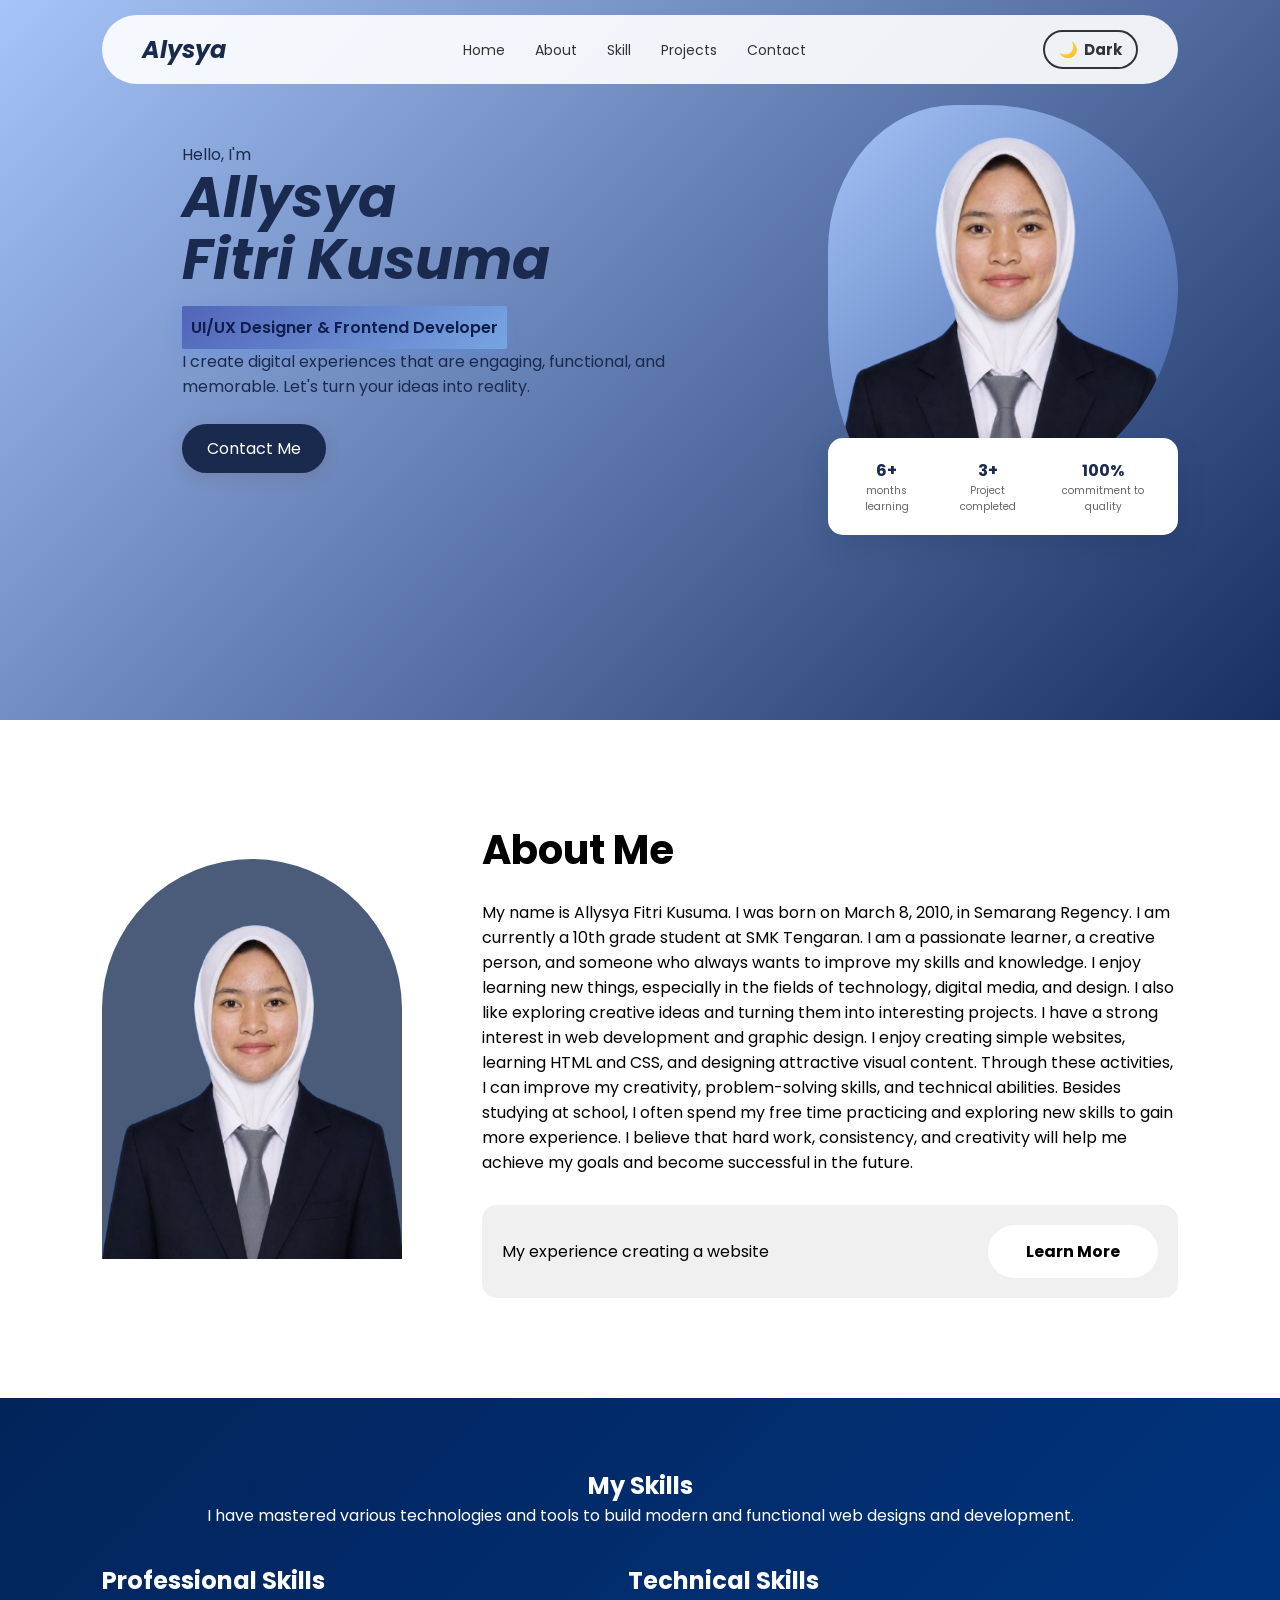
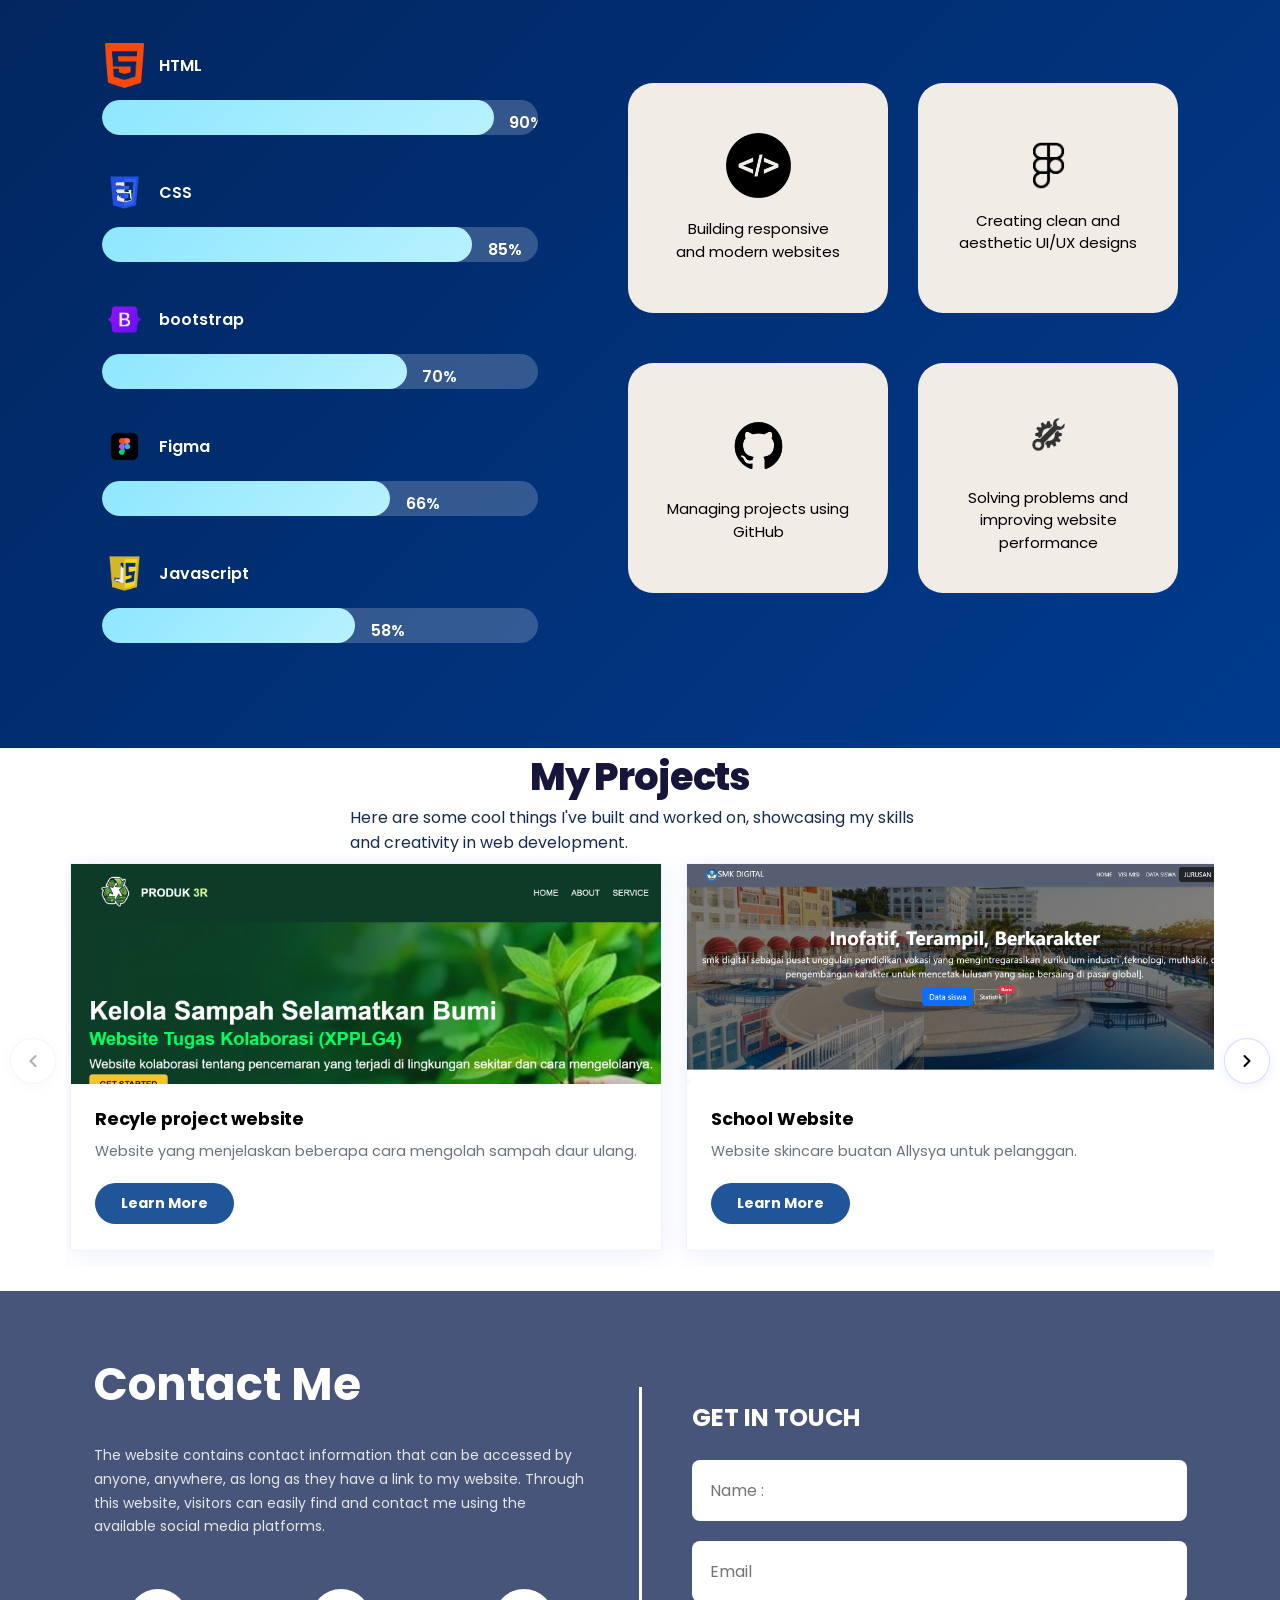
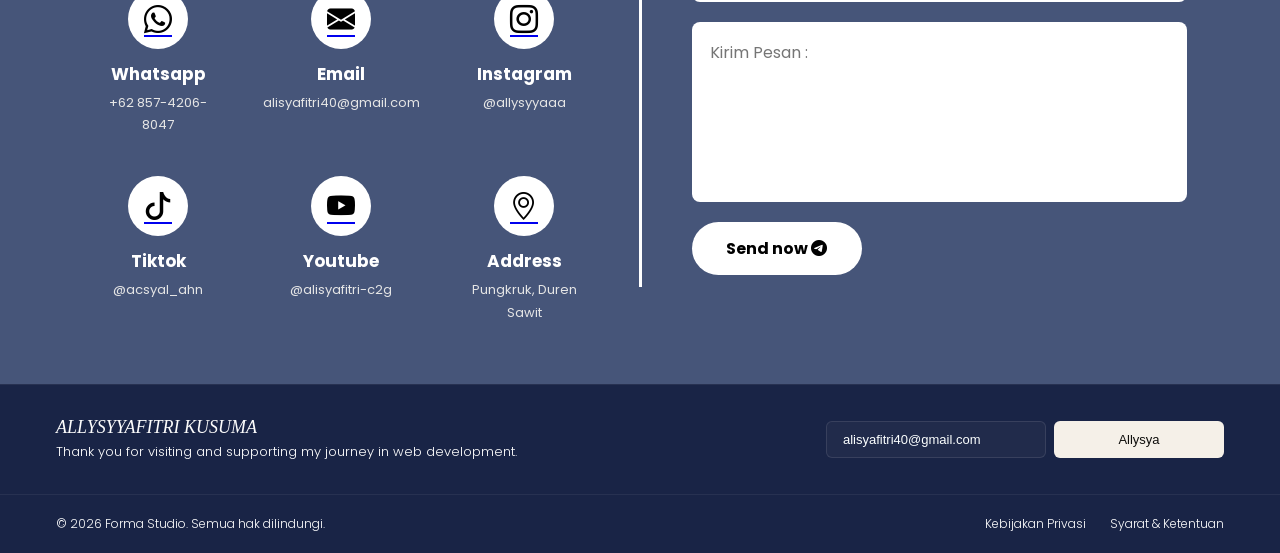
<file: index.html>
<!DOCTYPE html>
<html lang="id">

<head>
    <meta charset="UTF-8">
    <meta name="viewport" content="width=device-width, initial-scale=1.0">
    <title>Portofolio Allysya</title>
    <link rel="stylesheet" href="style.css">
    <link href="https://fonts.googleapis.com/css2?family=Poppins:wght@300;400;600;700&display=swap" rel="stylesheet">
    <link rel="stylesheet" href="https://cdn.jsdelivr.net/npm/bootstrap-icons@1.11.3/font/bootstrap-icons.min.css">
</head>

<body>

    <!-- Hero Section -->
    <section class="hero">
        <nav class="navbar">
            <div class="logo">Alysya</div>
            <ul class="nav-links">
                <li><a href="#hero">Home</a></li>
                <li><a href="#about">About</a></li>
                <li><a href="#skill">Skill</a></li>
                <li><a href="#projek">Projects</a></li>
                <li><a href="#kontak">Contact</a></li>
            </ul>
        </nav>

        <div class="hero-content" id="hero">
            <div class="hero-text">
                <p class="greeting">Hello, I'm</p>
                <h1>Allysya <br> Fitri Kusuma</h1>
                <span class="badge">UI/UX Designer & Frontend Developer</span>
                <p class="description">
                    I create digital experiences that are engaging, functional, and memorable. Let's turn your ideas
                    into reality.
                </p>
                <a href="#kontak" class="btn-contact">Contact Me</a>
            </div>

            <div class="hero-image">
                <div class="blob-bg">
                    <img src="profil.png" alt="Allysya">
                </div>
                <!-- bawah profil Card -->
                <div class="stats-card">
                    <div class="stat-item"><strong>6+</strong>
                        <p>months learning</p>
                    </div>
                    <div class="stat-item"><strong>3+</strong>
                        <p>Project completed</p>
                    </div>
                    <div class="stat-item"><strong>100%</strong>
                        <p>commitment to quality</p>
                    </div>
                </div>
            </div>
        </div>
    </section>

    <!-- About Section -->
    <section class="about" id="about">
        <div class="about-container">
            <div class="about-image">
                <!-- profil (lengkungan) -->
                <div class="arch-frame">
                    <img src="profil.png" alt="About Allysya">
                </div>
            </div>
            <div class="about-text">
                <h2>About Me</h2>
                <p>My name is Allysya Fitri Kusuma. I was born on March 8, 2010, in Semarang Regency. I am currently a 10th grade student at SMK Tengaran. I am a passionate learner, a creative person, and someone who always wants to improve my skills and knowledge. I enjoy learning new things, especially in the fields of technology, digital media, and design. I also like exploring creative ideas and turning them into interesting projects.
                    I have a strong interest in web development and graphic design. I enjoy creating simple websites, learning HTML and CSS, and designing attractive visual content. Through these activities, I can improve my creativity, problem-solving skills, and technical abilities. Besides studying at school, I often spend my free time practicing and exploring new skills to gain more experience. I believe that hard work, consistency, and creativity will help me achieve my goals and become successful in the future.
                </p>

                <div class="experience-card">
                    <p>My experience creating a website</p>
                    <button onclick="window.location.href='Report.html'">
                    Learn More
                </button>
                </div>
            </div>
        </div>
    </section>



    <!-- MY SKILLS -->

    <section class="skills-section" id="skill">
        <div class="name">
            <h1>My Skills</h1>
            <p>I have mastered various technologies and tools to build modern and functional web designs and
                development.</p>
        </div>

        <div class="skills-container">
            <!-- LEFT -->
            <div class="professional-skills">

                <h2>Professional Skills</h2>
                <div class="skill">

                    <div class="skill-title">
                        <img src="download__3_-removebg-preview.png" alt="">
                        <span>HTML</span>
                    </div>

                    <div class="skill-bar">
                        <div class="skill-fill html">
                            <span>90%</span>
                        </div>
                    </div>

                </div>


                <div class="skill">

                    <div class="skill-title">
                        <img src="CSS-removebg-preview.png" alt="">
                        <span>CSS</span>
                    </div>

                    <div class="skill-bar">
                        <div class="skill-fill css">
                            <span>85%</span>
                        </div>
                    </div>

                </div>

                <div class="skill">

                    <div class="skill-title">
                        <img src="Redirecting___-removebg-preview.png">
                        <span>bootstrap</span>
                    </div>

                    <div class="skill-bar">
                        <div class="skill-fill bootstrap">
                            <span>70%</span>
                        </div>
                    </div>

                </div>

                <div class="skill">

                    <div class="skill-title">
                        <img src="Download_Figma_Logo_Icon_Figma_App_Editable_Transparent_Background_Premium_Social_Media_Design_for_Digital_Download_-removebg-preview.png"
                            alt="">
                        <span>Figma</span>

                    </div>

                    <div class="skill-bar">
                        <div class="skill-fill Figma">
                            <span>66%</span>
                        </div>

                    </div>

                </div>

                <div class="skill">

                    <div class="skill-title">
                        <img src="Baixar_javascript_logotipo_png__javascript_ícone_transparente_png-removebg-preview.png"
                            alt="">
                        <span>Javascript</span>
                    </div>

                    <div class="skill-bar">
                        <div class="skill-fill JS">
                            <span>58%</span>
                        </div>
                    </div>

                </div>

            </div>

            <!-- RIGHT -->
            <div class="col-lg-6">
                <h2 class="skill-title text-center mb-5">
                    Technical Skills
                </h2>

                <div class="tech-container">

                    <div class="skill-card">
                        <img src="laptop_logo_sticker___Coding_icons_for_free_download___Freepik-removebg-preview.png"
                            class="skill-icon">
                        <p>
                            Building responsive <br>
                            and modern websites
                        </p>
                    </div>

                    <div class="skill-card">
                        <img src="Figma_Logo-removebg-preview.png" class="skill-icon">
                        <p>
                            Creating clean and <br>
                            aesthetic UI/UX designs
                        </p>
                    </div>

                    <div class="skill-card">
                        <img src="Download_GitHub_Logo__Git_Hub_Icon_On_White_Background-removebg-preview.png"
                            class="skill-icon">
                        <p>
                            Managing projects using <br>
                            GitHub
                        </p>
                    </div>

                    <div class="skill-card">
                        <img src="Gear_Setting_Icon_Graphic_Design_Template__Gear_Icons__Template_Icons__Graphic_Icons_PNG_and_Vector_with_Transparent_Background_for_Free_Download-removebg-preview.png"
                            class="skill-icon">
                        <p>
                            Solving problems and <br>
                            improving website performance
                        </p>
                    </div>

                </div>
            </div>
    </section>

    <!--PROJEK-->
   <section class="py-5">
  <div class="container">
    <!-- Heading -->
    <div class="text-center mb-5">
      <h2 class="section-title">My Projects</h2>
      <p class="section-subtitle mt-2">
        Here are some cool things I've built and worked on, showcasing my skills and creativity in web development.
      </p>
    </div>
    <!-- Slider -->
    <div class="slider-outer">

      <!-- Panah Kiri -->
      <button class="arrow-btn btn" id="prevBtn" aria-label="Sebelumnya" disabled>
        <svg viewBox="0 0 24 24" fill="none" stroke="currentColor" stroke-width="2.5" stroke-linecap="round" stroke-linejoin="round">
          <polyline points="15 18 9 12 15 6"/>
        </svg>
      </button>

      <div class="slider-viewport">
        <div class="slider-track" id="sliderTrack">

          <!--CARD 1-->
          <div class="project-card card">
            <div class="card-img-wrap">
              <img src="projek1.png" alt="Recyle Project Website"/>
            </div>
            <div class="card-body">
              <h5 class="card-title">Recyle project website</h5>
              <p class="card-text">Website yang menjelaskan beberapa cara mengolah sampah daur ulang.</p>
              <a href="https://rofiqifaizin-png.github.io/kelolasampah/" class="btn-learn">Learn More</a>
            </div>
          </div>

          
          <div class="project-card card">
            <div class="card-img-wrap">
              <img src="projek2.png" alt="School Website"/>
            </div>
            <div class="card-body">
              <h5 class="card-title">School Website</h5>
              <p class="card-text">Website skincare buatan Allysya untuk pelanggan.</p>
              <a href="https://alllysyya.github.io/Tugas-_-Bootstrap/ " class="btn-learn">Learn More</a>
            </div>
          </div>

          
          <div class="project-card card">
            <div class="card-img-wrap">
              <img src="projek3.png" alt="Project 3"/>
            </div>
            <div class="card-body">
              <h5 class="card-title">Edukasi untuk perubahan.</h5>
              <p class="card-text">Website yang menjelaskan pentingnya menjaga lingkungan </p>
              <a href="https://alllysyya.github.io/TugasEnvironment/" class="btn-learn">Learn More</a>
            </div>
          </div>

          <div class="project-card card">
            <div class="card-img-wrap">
              <img src="projek4.png" alt="Project 3"/>
            </div>
            <div class="card-body">
              <h5 class="card-title">Allysyya Beauty</h5>
              <p class="card-text">Website yang merekomendasikan skincare untuk perawatan kulit.</p>
              <a href="https://alllysyya.github.io/Tugas4_Referensi/" class="btn-learn">Learn More</a>
            </div>
          </div>

          <!-- ── CARD 4 ── -->
          <div class="project-card card">
            <div class="card-img-wrap">
              <img src="projek5.png" alt="Project 4"/>
            </div>
            <div class="card-body">
              <h5 class="card-title">Sneakers Store</h5>
              <p class="card-text">Website yang merekomendaskan store sepatu</p>
              <a href="https://alllysyya.github.io/Tugas5_Shoes/ " class="btn-learn">Learn More</a>
            </div>
          </div>

        </div>
      </div>

      <!-- Panah Kanan -->
      <button class="arrow-btn btn" id="nextBtn" aria-label="Selanjutnya">
        <svg viewBox="0 0 24 24" fill="none" stroke="currentColor" stroke-width="2.5" stroke-linecap="round" stroke-linejoin="round">
          <polyline points="9 18 15 12 9 6"/>
        </svg>
      </button>

    </div>
    <!-- Dots -->
    <div class="slider-dots" id="sliderDots"></div>
  </div>
  </section>

    <!--KONTAK -->
    <section class="contact-section" id="kontak">
        <!-- LEFT -->
        <div class="left">
            <h1>Contact Me</h1>
            <br>
            <p>
                The website contains contact information that can be accessed by anyone,
                 anywhere, as long as they have a link to my website. Through this website, 
                 visitors can easily find and contact me using the available social media platforms.
            </p>

            <div class="social-container">
                <div class="social-box">
                    <a href="https://wa.me/085742068047" target="_blank">
                        <i class="bi bi-whatsapp"></i>
                    </a>
                    <h3>Whatsapp</h3>
                    <p>+62 857-4206-8047</p>
                </div>

                <div class="social-box">
                    <a href="mailto:alisyafitri40@gmail.com">
                        <i class="bi bi-envelope-fill"></i>
                    </a>
                    <h3>Email</h3>
                    <p>alisyafitri40@gmail.com</p>
                </div>

                <div class="social-box">
                    <a href="https://www.instagram.com/allysyyaaa?igsh=dWliOW4ydWEwbzBj" target="_blank">
                        <i class="bi bi-instagram"></i>
                    </a>
                    <h3>Instagram</h3>
                    <p>@allysyyaaa</p>
                </div>

                <div class="social-box">
                    <a href="https://www.tiktok.com/@acsyal_ahn" target="_blank">
                        <i class="bi bi-tiktok"></i>
                    </a>
                    <h3>Tiktok</h3>
                    <p>@acsyal_ahn</p>
                </div>

                <div class="social-box">
                    <a href="https://youtube.com/@alisyafitri-c2g" target="_blank">
                        <i class="bi bi-youtube"></i>
                    </a>
                    <h3>Youtube</h3>
                    <p>@alisyafitri-c2g</p>
                </div>

                <div class="social-box">
                    <a href="https://maps.google.com/?q=-7.418012,110.535302" target="_blank">
                        <i class="bi bi-geo-alt"></i>
                    </a>
                    <h3>Address</h3>
                    <p>Pungkruk, Duren Sawit</p>
                </div>

            </div>
        </div>

        <!-- GARIS tengh-->
        <div class="divider"></div>
        <!--RIGHT-->
        <div class="right">
            <h2>GET IN TOUCH</h2>
            <br>
            <form>
                <input type="text" placeholder="Name :" />
                <input type="email" placeholder="Email" />
                <textarea placeholder="Kirim Pesan :"></textarea>

                <button type="submit">
                    Send now <i class="bi bi-telegram"></i>
                </button>
            </form>
        </div>
    </section>

    <!--FOOTER-->
   <footer class="ft-root">


  <div class="ft-newsletter">
    <div class="ft-nl-text">
      <p>ALLYSYYAFITRI KUSUMA</p>
      <p>Thank you for visiting and supporting my journey in web development.</p>
    </div>
    <div class="ft-nl-form">
      <input type="email" placeholder="alisyafitri40@gmail.com" />
      <button type="button">Allysya</button>
    </div>
  </div>

  <div class="ft-bottom">
    <p class="ft-copy">© 2026 Forma Studio. Semua hak dilindungi.</p>
    <div class="ft-legal">
      <a href="#">Kebijakan Privasi</a>
      <a href="#">Syarat & Ketentuan</a>
    </div>
  </div>
</footer>


    <!--JS UNTUK PROJEK-->
    <script>
  const track = document.getElementById('sliderTrack');
  const prevBtn = document.getElementById('prevBtn');
  const nextBtn = document.getElementById('nextBtn');
  const dotsContainer = document.getElementById('dots');

  const cards = track.querySelectorAll('.project-card');
  const totalCards = cards.length;
  let visibleCount = window.innerWidth <= 640 ? 1 : 2;
  let current = 0;
  const maxIndex = totalCards - visibleCount;

  // Build dots
  function buildDots() {
    dotsContainer.innerHTML = '';
    const totalDots = maxIndex + 1;
    for (let i = 0; i <= maxIndex; i++) {
      const dot = document.createElement('button');
      dot.className = 'dot' + (i === current ? ' active' : '');
      dot.setAttribute('aria-label', `Go to slide ${i + 1}`);
      dot.addEventListener('click', () => goTo(i));
      dotsContainer.appendChild(dot);
    }
  }

  function updateDots() {
    dotsContainer.querySelectorAll('.dot').forEach((d, i) => {
      d.classList.toggle('active', i === current);
    });
  }

  function getCardWidth() {
    const gap = 24;
    return cards[0].offsetWidth + gap;
  }

  function goTo(index) {
    current = Math.max(0, Math.min(index, maxIndex));
    track.style.transform = `translateX(-${current * getCardWidth()}px)`;
    prevBtn.disabled = current === 0;
    nextBtn.disabled = current === maxIndex;
    updateDots();
  }

  prevBtn.addEventListener('click', () => goTo(current - 1));
  nextBtn.addEventListener('click', () => goTo(current + 1));

  // Touch/swipe support
  let startX = 0;
  track.addEventListener('touchstart', e => { startX = e.touches[0].clientX; }, { passive: true });
  track.addEventListener('touchend', e => {
    const diff = startX - e.changedTouches[0].clientX;
    if (Math.abs(diff) > 50) goTo(diff > 0 ? current + 1 : current - 1);
  });

  window.addEventListener('resize', () => {
    visibleCount = window.innerWidth <= 640 ? 1 : 2;
    buildDots();
    goTo(Math.min(current, maxIndex));
  });

  buildDots();
  goTo(0);
</script>


    <!-- JS Sprakle-->
    <script>
        document.addEventListener("mousemove", function (e) {

            const star = document.createElement("div");
            star.className = "star";
            star.innerHTML = "✦";

            star.style.left = e.clientX + "px";
            star.style.top = e.clientY + "px";

            document.body.appendChild(star);

            setTimeout(() => {
                star.remove();
            }, 1000);

        });
    </script>

 <!--jS UMTUK MODE DARK-->
    <script>
        (function () {
            // 1. tombol toggle ke dalam navbar
            const navbar = document.querySelector(".navbar");

            if (navbar) {
                const btn = document.createElement("button");
                btn.className = "dark-toggle";
                btn.setAttribute("aria-label", "Toggle dark mode");
                btn.innerHTML = `<span class="toggle-icon">🌙</span> <span class="toggle-label">Dark</span>`;
                navbar.appendChild(btn);

                // 2. Restore preferensi dari localStorage
                const saved = localStorage.getItem("darkMode");
                if (saved === "on") {
                    document.body.classList.add("dark");
                    btn.innerHTML = `<span class="toggle-icon">☀️</span> <span class="toggle-label">Light</span>`;
                }

                // 3. Klik toggle
                btn.addEventListener("click", () => {
                    const isDark = document.body.classList.toggle("dark");
                    if (isDark) {
                        btn.innerHTML = `<span class="toggle-icon">☀️</span> <span class="toggle-label">Light</span>`;
                        localStorage.setItem("darkMode", "on");
                    } else {
                        btn.innerHTML = `<span class="toggle-icon">🌙</span> <span class="toggle-label">Dark</span>`;
                        localStorage.setItem("darkMode", "off");
                    }
                });
            }
        })();

    </script>
</body>
</html>
</file>
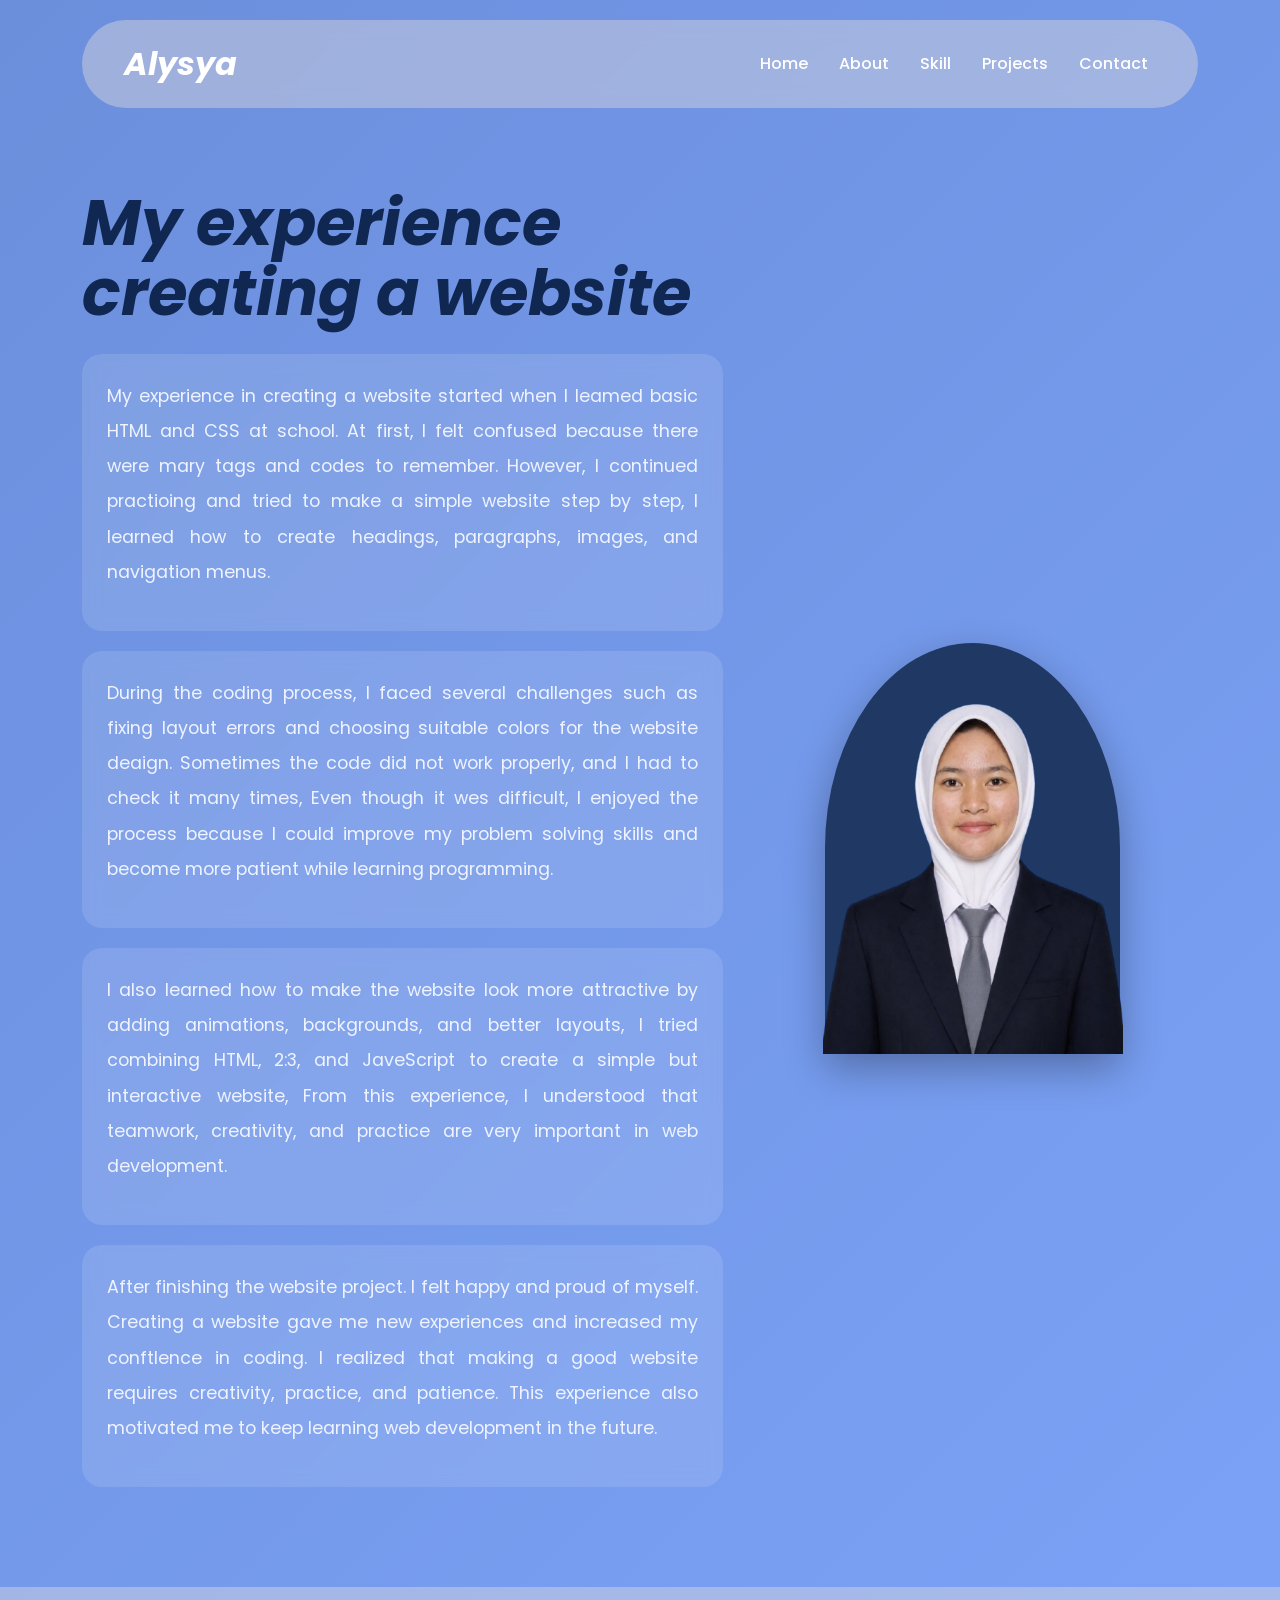
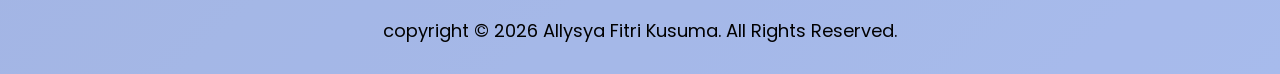
<file: Report.html>
<!DOCTYPE html>
<html lang="en">
<head>
    <meta charset="UTF-8">
    <meta name="viewport" content="width=device-width, initial-scale=1.0">
    <title>Document</title>
</head>
<body>
    <!DOCTYPE html>
<html lang="id">
<head>
  <meta charset="UTF-8" />
  <meta name="viewport" content="width=device-width, initial-scale=1.0"/>

  <title>My Experience</title>

  <!-- Bootstrap -->
  <link href="https://cdn.jsdelivr.net/npm/bootstrap@5.3.3/dist/css/bootstrap.min.css" rel="stylesheet"> 
  <link href="https://fonts.googleapis.com/css2?family=Poppins:wght@300;400;500;600;700&display=swap" rel="stylesheet">
</head>
<body>
  <style>

    *{
      margin:0;
      padding:0;
      box-sizing:border-box;
      font-family: 'Poppins', sans-serif;
    }

    body{
      background: linear-gradient(135deg, #6c8fdc, #7ba2f7);
      color:#fff;
      overflow-x:hidden;
      
    }

    /* Navbar */
    .navbar{
      background: rgba(227, 219, 219, 0.422);
      backdrop-filter: blur(10px);
      border-radius: 50px;
      margin-top:20px;
      padding:15px 30px;

    }

    .navbar-brand{
      font-size: 2rem;
      font-weight: 700;
      color:#fff;
      font-style: italic;
    }

    .nav-link{
      color:#fff !important;
      margin-left:15px;
      transition:0.3s;
      font-weight:500;
    }

    .nav-link:hover{
      color:#0b1d51 !important;
      transform: translateY(-2px);
    }

    /* Hero Section */
    .hero{
      min-height: 100vh;
      display:flex;
      align-items:center;
      padding:80px 0;
    }

    .hero-title{
      font-size:4rem;
      font-weight:700;
      font-style: italic;
      line-height:1.1;
      margin-bottom:25px;
      animation: slideLeft 1s ease;
      color: #102752;
    }

    .hero-text{
      font-size:1.1rem;
      line-height:2;
      color:#eef3ff;
      text-align: justify;
      animation: fadeUp 1.2s ease;
    }

    /* Image */
    .profile-box{
      position:relative;
      display:flex;
      justify-content:center;
      align-items:center;
      animation: zoomIn 1.2s ease;
    }

    .circle-bg{
      width: 295px;
      height: 410px;
      background: #203864;
      border-radius: 50% 50% 0 0;
      position: absolute;
      z-index: 1;
      box-shadow:0 15px 40px rgba(0,0,0,0.3);
}

    .profile-img{
      width:300px;
      position:relative;
      z-index:2;
      transition:0.4s;
}

    .profile-img:hover{
      transform:scale(1.05);
    }

    /* Card Text */
    .text-card{
      background: rgba(255,255,255,0.12);
      padding:25px;
      border-radius:20px;
      font-size: 11px;
      margin-bottom:20px;
      backdrop-filter: blur(8px);
      transition:0.4s;
      height: 195x;
    }

    .text-card:hover{
      transform:translateY(-5px);
      background: rgba(255,255,255,0.18);
    }


    footer{
    width: 100%;
    background: rgba(227, 219, 219, 0.422);
    color: black;
    text-align: center;
    padding: 30px;
    font-size: 18px;
    }

    .star{
    position:fixed;
    pointer-events:none;
    color:#213977;
    font-size:14px;
    animation:sparkle 1s linear forwards;
  }

  @keyframes sparkle{
    0%{
      transform:translateY(0) scale(1);
      opacity:1;
    }

    100%{
      transform:translateY(-20px) scale(0);
      opacity:0;
    }
  }

    /* Animation */
    @keyframes slideLeft{
      from{
        opacity:0;
        transform:translateX(-50px);
      }
      to{
        opacity:1;
        transform:translateX(0);
      }
    }

    @keyframes fadeUp{
      from{
        opacity:0;
        transform:translateY(40px);
      }
      to{
        opacity:1;
        transform:translateY(0);
      }
    }

    @keyframes zoomIn{
      from{
        opacity:0;
        transform:scale(0.8);
      }
      to{
        opacity:1;
        transform:scale(1);
      }
    }

    /* Responsive */
    @media(max-width:991px){

      .hero{
        text-align:center;
      }

      .hero-title{
        font-size:3rem;
      }

      .profile-box{
        margin-top:50px;
      }

      .circle-bg{
        width:320px;
        height:320px;
      }

      .profile-img{
        width:250px;
      }
    }


  </style>

  <div class="container">

    <!-- Navbar -->
    <nav class="navbar navbar-expand-lg">
      <div class="container-fluid">

        <a class="navbar-brand" href="#">Alysya</a>

        <button class="navbar-toggler bg-light" type="button" data-bs-toggle="collapse" data-bs-target="#navbarNav">
          <span class="navbar-toggler-icon"></span>
        </button>

        <div class="collapse navbar-collapse justify-content-end" id="navbarNav">
          <ul class="navbar-nav">
            <li class="nav-item">
              <a class="nav-link" href="index.html">Home</a>
            </li>

            <li class="nav-item">
              <a class="nav-link" href="index.html">About</a>
            </li>

            <li class="nav-item">
              <a class="nav-link" href="#index.html">Skill</a>
            </li>

            <li class="nav-item">
              <a class="nav-link" href="#index.html">Projects</a>
            </li>

            <li class="nav-item">
              <a class="nav-link" href="#index.html">Contact</a>
            </li>
          </ul>
        </div>

      </div>
    </nav>

    <!-- Hero -->
    <section class="hero">

      <div class="row align-items-center">

        <!-- Text -->
        <div class="col-lg-7">

          <h1 class="hero-title">
            My experience creating a website
          </h1>

          <div class="text-card">
            <p class="hero-text">
              My experience in creating a website started when I leamed basic HTML and CSS at school. 
              At first, I felt confused because there were mary tags and codes to remember. However, 
              I continued practioing and tried to make a simple website step by step, I learned how to 
              create headings, paragraphs, images, and navigation menus.     
            </p>
          </div>

          <div class="text-card">
            <p class="hero-text">
              During the coding process, I faced several challenges such as fixing layout errors and
               choosing suitable colors for the website deaign. Sometimes the code did not work properly, 
               and I had to check it many times, Even though it wes difficult, I enjoyed the process because
                I could improve my problem solving skills and become more patient while learning programming. 
              </p>
          </div>

          <div class="text-card">
            <p class="hero-text">
             I also learned how to make the website look more attractive by adding animations,
              backgrounds, and better layouts, I tried combining HTML, 2:3, and JaveScript to create 
              a simple but interactive website, From this experience, I understood that teamwork, 
              creativity, and practice are very important in web development.
            </p>
          </div>

           <div class="text-card">
            <p class="hero-text">
              After finishing the website project. I felt happy and proud of myself. Creating a website gave me
               new experiences and increased my conftlence in coding. I realized that making a good website 
               requires creativity, practice, and patience. This experience also motivated me to keep learning 
               web development in the future. 
               </p>
          </div>

        </div>

        <!-- Image -->
        <div class="col-lg-5">

          <div class="profile-box">
            <div class="circle-bg"></div>

            <!-- GANTI FOTO -->
            <img src="profil.png" alt="Profile" class="profile-img">
          </div>

        </div>

      </div>

    </section>

  </div>

  <footer>
        copyright © 2026 Allysya Fitri Kusuma. All Rights Reserved.
    </footer>

  <!-- Bootstrap JS -->
  <script src="https://cdn.jsdelivr.net/npm/bootstrap@5.3.3/dist/js/bootstrap.bundle.min.js"></script>

  <script>

    // Efek navbar saat scroll
    window.addEventListener("scroll", function(){

      const navbar = document.querySelector(".navbar");

      navbar.classList.toggle("shadow-lg", window.scrollY > 20);

    });

  </script>

   <script>
  document.addEventListener("mousemove", function(e){

    const star = document.createElement("div");
    star.className = "star";
    star.innerHTML = "✦";

    star.style.left = e.clientX + "px";
    star.style.top = e.clientY + "px";

    document.body.appendChild(star);

    setTimeout(()=>{
      star.remove();
    },1000);

  });
  </script>

</body>
</html>
</body>
</html>
</file>
<file: style.css>
* {
    margin: 0;
    padding: 0;
    box-sizing: border-box;
    font-family: 'Poppins', sans-serif;
   scroll-behavior: smooth;
}

/* Hero*/
.hero {
    background: linear-gradient(135deg, hwb(218 65% 3%) 0%, #172f63 100%,  #2f59b4 100%);
   height: 80vh;
    padding: 20px 8%;
    color: #1a2a4e;
}
 

.navbar {
    background: rgba(255, 255, 255, 0.9);
    padding: 15px 40px;
    border-radius: 50px;
    display: flex;
    justify-content: space-between;
    align-items: center;
   position: fixed;
   top: 15px;
   left: 8%;
   width: 84%;
   z-index: 1000;

}

.logo {
    font-weight: 700;
    font-style: italic;
    font-size: 24px;
}

.nav-links {
    list-style: none;
    display: flex;
    gap: 30px;
}

.nav-links a {
    text-decoration: none;
    color: #333;
    font-size: 14px;
}

/* Hero Content */
.hero-content {
    display: flex;
    align-items: center;
    justify-content: space-between;
    margin-top: 60px;
}

.hero-text {
    max-width: 500px;
    margin-left: 80px;
    margin-top: 30px;
}

.hero-text h1 {
    font-size: 3.5rem;
    line-height: 1.1;
    margin-bottom: 15px;
    font-weight: 700;
    font-style: italic;

     animation: masuk 3.5s ease;
}

@keyframes masuk{

  from{
    opacity:0;
    transform:translateX(-100px);
  }

  to{
    opacity:1;
    transform:translateY(0);
  }

}



.badge {
   display: inline-block;
    background: linear-gradient(
        135deg,
        #5265b9,
        
        #78a4e1
    );
    padding: 9px;
    font-weight: 600;
    border-radius: 2px;
    color: #0f1f4d;
    box-shadow: 0 5px 15px rgba(75,149,255,0.25);
}

.btn-contact {
    display: inline-block;
    background: #1a2a4e;
    color: white;
    padding: 12px 25px;
    border-radius: 25px;
    text-decoration: none;
    margin-top: 25px;
    box-shadow: 0 4px 15px rgba(123, 76, 76, 0.2);
}

/* Stats Card */
.hero-image {
    position: relative;
    
}

.blob-bg {
    background: linear-gradient(135deg, #ffffff, hwb(218 65% 3%) 0% ,#3a5ba0 100%);
    border-radius: 40% 60% 70% 30% / 40% 50% 60% 50%;
    overflow: hidden;
    width: 350px;
    height: 400px;
    margin-top: 25PX;
}

.blob-bg img {
    width: 100%;
    height: 100%;
    object-fit: cover;
}

.stats-card {
    background: white;
    display: flex;
    padding: 20px;
    border-radius: 15px;
    gap: 20px;
    position: absolute;
    bottom: -30px;
    right: 0;
    box-shadow: 0 10px 30px rgba(0,0,0,0.1);
    text-align: center;
    
    
}

.stat-item p {
    font-size: 10px;
    color: #666;
}

/* About */
.about {
    padding: 100px 8%;
    background: white;
}

.about-container {
    display: flex;
    align-items: center;
    gap: 80px;
}

.arch-frame {
    width: 300px;
    height: 400px;
    background: #4a5c7a;
    border-radius: 150px 150px 0 0; /* Membuat bentuk kubah */
    overflow: hidden;
}

.arch-frame img {
    width: 100%;
    height: 100%;
    object-fit: cover;
    padding-top: 20px;
}

.about-text h2 {
    font-size: 2.5rem;
    margin-bottom: 20px;
}

.experience-card {
    margin-top: 30px;
    background: #f0f0f0;
    padding: 20px;
    border-radius: 15px;
    display: flex;
    justify-content: space-between;
    align-items: center;
}

.btn-view {
    background: #9ab9f1;
    border: none;
    padding: 8px 15px;
    border-radius: 20px;
    cursor: pointer;
}



/* SKILLS*/

.skills-section{
    background: linear-gradient(
        135deg,
        #02245b,
        #003b8e
    );

    padding: 70px 8%;
    height: 950px;

}

.name {
    text-align: center;
    color: white;
    
}

.skills-container{
    display: flex;
    justify-content: space-between;
    gap: 90px;
}

/* LEFT */

.professional-skills{
    flex: 1;
}

.professional-skills h2, .skill-title{

    color: white;
    margin-bottom:45px;
    margin-top: 35px;
}

/* teks dan img*/

.skill{
    margin-bottom: 35px;
}

.skill-title{
    display: flex;
    align-items: center;
    gap: 12px;

    margin-bottom: 12px;
}

.skill-title img{
    width: 45px;
}

.skill-title span{
    color: white;
    font-weight: 600;
}

/* skill progres bar*/

.skill-bar{
    width: 100%;
    height: 35px;

    background: rgba(255,255,255,0.2);

    border-radius: 20px;

    overflow: hidden;
    position: relative;

    
}

.skill-fill{
    height: 100%;

    border-radius: 20px;

    background: linear-gradient(
        135deg,
        #8ee7ff,
        #b7f1ff
    );

    animation: fillBar 2s ease forwards;
    position: relative;
   
}

.skill-fill span{
    position: absolute;
    right: -50px;
    top: 10px;

    color: white;
    font-weight: 600;
    text-align: center;
}

/* persenan  */

.html{
    width: 90%;
}

.css{
    width: 85%;
}

.bootstrap{
    width: 70%;
}

.Figma{
    width: 66%;
}

.JS{
    width: 58%;
}

/* animasi progres bar*/

@keyframes fillBar{

    from{
        width: 0;
    }

}

/* RIGHT */
.tech-container{
    display: grid;
    grid-template-columns: repeat(2,1fr);
    gap: 30px;
    justify-items: center;
    margin-top: 85px;
}

.skill-card{
    width: 260px;
    height: 230px;
    background: #f2ece7;
    border-radius: 25px;
    display: flex;
    flex-direction: column;
    justify-content: center;
    align-items: center;
    text-align: center;
    padding: 20px;
    margin-bottom: 20px;
    cursor: pointer;
    transition: transform 0.4s ease;
    will-change: transform;
}

.skill-card:hover{
    transform: translateY(-5px);
}

.skill-card:active{
  transform: scale(0.96);
}

.skill-icon{
    width: 65px;
    margin-bottom: 20px;
}

.skill-card p{
    color: black;
    font-size: 15px;
    line-height: 1.5;
}

/*MY PROJEK*/
    .section-title {
      font-size: clamp(1.8rem, 4vw, 2.4rem);
      font-weight: 800;
      color:rgb(22, 22, 58);
      letter-spacing: -0.03em;
      text-align: center;
    }
    .section-subtitle {
      color: #162b54;
      font-size: 1rem;
      max-width: 580px;
      margin: 0 auto;
    }

    /* Slider wrapper */
    .slider-outer {
      position: relative;
      display: flex;
      align-items: center;
      gap: 0;
    }

    .slider-viewport {
      overflow: hidden;
      flex: 1;
    }

    .slider-track {
      display: flex;
      gap: 24px;
      transition: transform 0.45s cubic-bezier(0.4, 0, 0.2, 1);
      will-change: transform;
      padding: 8px 4px 16px;
    }

    /*Project card*/
    .project-card {
      min-width: calc(50% - 12px);
      flex-shrink: 0;
      border-radius: var(--card-radius) !important;
      border: 1.5px solid rgba(61,90,241,0.08) !important;
      box-shadow: 0 4px 24px rgba(61,90,241,0.09) !important;
      overflow: hidden;
      transition: transform 0.3s ease, box-shadow 0.3s ease;
      background: #fff;
    }

    .project-card:hover {
      transform: translateY(-6px);
      box-shadow: 0 14px 36px rgba(61,90,241,0.16) !important;
    }

    /*Card image*/
    .card-img-wrap {
      width: 100%;
      height: 220px;
      overflow: hidden;
      background: #3d6191;
      position: relative;
    }

    .card-img-wrap img {
      width: 100%;
      height: 100%;
      object-fit: cover;
      object-position: top;
      display: block;
      transition: transform 0.4s ease;
    }

    .project-card:hover .card-img-wrap img {
      transform: scale(1.04);
    }

    /* overlay tag */
    .card-tag {
      position: absolute;
      top: 12px;
      left: 12px;
      background: rgba(26,36,81,0.82);
      color: #fff;
      font-size: 0.7rem;
      font-weight: 700;
      letter-spacing: 0.08em;
      text-transform: uppercase;
      padding: 4px 10px;
      border-radius: 20px;
      backdrop-filter: blur(4px);
    }

    /*Card body*/
    .project-card .card-body {
      padding: 22px 24px 26px;
    }

    .project-card .card-title {
      font-size: 1.1rem;
      font-weight: 700;
      color: var(--navy);
      letter-spacing: -0.01em;
      margin-bottom: 8px;
    }

    .project-card .card-text {
      color: #6b7280;
      font-size: 0.9rem;
      line-height: 1.6;
      margin-bottom: 20px;
    }

    .btn-learn {
      background:rgb(33, 85, 154);
      color: #ffffff !important;
      font-weight: 700;
      font-size: 0.9rem;
      border-radius: 50px !important;
      padding: 10px 26px;
      border: none;
      transition: background 0.2s, transform 0.15s;
      text-decoration: none;
      display: inline-block;
    }

    .btn-learn:hover {
      background:darkblue;
      transform: scale(1.04);
    }

    /* Arrow buttons*/
    .arrow-btn {
      flex-shrink: 0;
      width: 46px;
      height: 46px;
      border-radius: 50% !important;
      border: 1.5px solid rgba(61,90,241,0.2) !important;
      background: #fff !important;
      color: var(--navy) !important;
      display: flex;
      align-items: center;
      justify-content: center;
      box-shadow: 0 2px 10px rgba(61,90,241,0.1);
      transition: all 0.2s;
      cursor: pointer;
      margin: 0 10px;
      padding: 0;
    }

    .arrow-btn:hover:not(:disabled) {
      background: var(--blue) !important;
      color: #fff !important;
      border-color: var(--blue) !important;
      transform: scale(1.1);
    }

    .arrow-btn:disabled {
      opacity: 0.3;
      cursor: not-allowed;
    }

    .arrow-btn svg {
      width: 20px;
      height: 20px;
      pointer-events: none;
    }

    /*Dots*/
    .slider-dots {
      display: flex;
      justify-content: center;
      gap: 8px;
      margin-top: 24px;
    }

    .dot {
      width: 8px;
      height: 8px;
      border-radius: 50%;
      background: #c5cce8;
      border: none;
      padding: 0;
      cursor: pointer;
      transition: width 0.25s, background 0.2s, border-radius 0.25s;
    }

    .dot.active {
      width: 22px;
      border-radius: 4px;
      background: var(--blue);
    }

    
/*kontak*/

.contact-section{
  width: 100%;
  min-height: 10vh;
  padding: 60px 90px;
  display: flex;
  justify-content: center;
  align-items: center;
  gap: 50px;
  background: #465579;
  color: white;
}

.left{
  width: 45%;
}

.left h1{
  font-size: 45px;
  margin-top: 0px;
  
 
}

.left p{
  font-size: 14px;
  line-height: 1.7;
  color: #e5e5e5;
  margin-bottom: 50px;
}

.social-container{
  display: grid;
  grid-template-columns: repeat(3, 1fr);
  gap: 40px;
  text-align: center;
}

.social-box i{
  width: 60px;
  height: 60px;
  background: rgb(255, 255, 255);
  color: black;
  border-radius: 50%;
  display: flex;
  align-items: center;
  justify-content: center;
  font-size: 28px;
  margin: auto;
  margin-bottom: 12px;
}

.social-box h3{
  font-size: 17px;
  margin-bottom: 5px;
}

.social-box p{
  font-size: 13px;
  margin: 0;
}

.sosial-box i{
    width: 40px;
    align-items: center;
    height: 40px;
}

.divider{
  width: 3px;
  height: 500px;
  background: white;
}

.right{
  width: 45%;
}

.right h1{
  font-size: 50px;
  margin-bottom: 35px;
}

form{
  display: flex;
  flex-direction: column;
  gap: 20px;
}

input,
textarea{
  width: 100%;
  padding: 18px;
  border: none;
  border-radius: 8px;
  outline: none;
  font-size: 16px;
}

textarea{
  height: 180px;
  resize: none;
}

button{
  width: 170px;
  padding: 14px;
  border: none;
  border-radius: 30px;
  background: white;
  color: black;
  font-size: 16px;
  cursor: pointer;
  font-weight: bold;
    transition: 0.3s;
  
}

button:hover{
    background: white;
}

/*footer*/

    .ft-root {
      font-family: 'DM Sans', sans-serif;
      background: #192446;
      color: #c9c5bc;
    }


    .ft-newsletter {
      border-top: 0.5px solid rgba(255,255,255,0.06);
      padding: 32px 56px;
      display: flex;
      align-items: center;
      justify-content: space-between;
      gap: 24px;
    }

    .ft-nl-text p:first-child {
      font-family: 'Fraunces', serif;
      font-style: italic;
      font-size: 18px;
      color: #fcfcfc;
      margin: 0 0 4px;
      font-weight: 300;
    }

    .ft-nl-text p:last-child {
      font-size: 13px;
      color: #ffffff;
      margin: 0;
      font-weight: 300;
    }

    .ft-nl-form {
      display: flex;
      gap: 8px;
      flex-shrink: 0;
    }

    .ft-nl-form input {
      background: rgba(195, 176, 176, 0.05);
      border: 0.5px solid rgba(255,255,255,0.1);
      border-radius: 6px;
      padding: 10px 16px;
      font-family: 'DM Sans', sans-serif;
      font-size: 13px;
      color: #000000;
      width: 220px;
      outline: none;
      transition: border-color 0.2s;
    }

    .ft-nl-form input::placeholder { color: #fcffff; }
    .ft-nl-form input:focus { border-color: rgba(255,255,255,0.25); }

    .ft-nl-form button {
      background: #f5f0e8;
      border: none;
      border-radius: 6px;
      padding: 10px 20px;
      font-family: 'DM Sans', sans-serif;
      font-size: 13px;
      font-weight: 500;
      color: #0f0e0c;
      cursor: pointer;
      transition: opacity 0.2s;
    }

    .ft-nl-form button:hover { opacity: 0.85; }

    .ft-bottom {
      border-top: 0.5px solid rgba(255,255,255,0.06);
      padding: 20px 56px;
      display: flex;
      align-items: center;
      justify-content: space-between;
    }

    .ft-copy {
      font-size: 12px;
      color: #ffffff;
      font-weight: 300;
    }

    .ft-legal {
      display: flex;
      gap: 24px;
    }

    .ft-legal a {
      font-size: 12px;
      color: #ffffff;
      text-decoration: none;
      font-weight: 300;
      transition: color 0.2s;
    }

    .ft-legal a:hover { color: #6b6860; }

    .ft-dot {
      display: inline-block;
      width: 4px;
      height: 4px;
      border-radius: 50%;
      background: #c9a96e;
      margin-right: 10px;
      vertical-align: middle;
    }


 .star{
    position:fixed;
    pointer-events:none;
    color:#213977;
    font-size:14px;
    animation:sparkle 1s linear forwards;
  }

  
    


@media(max-width: 900px){
  .contact-section{
    flex-direction: column;
    padding: 40px;
  }

  .left,
  .right{
    width: 100%;
  }

  .divider{
    width: 100%;
    height: 2px;
  }

  .social-container{
    grid-template-columns: repeat(2,1fr);
  }
}

@keyframes sparkle{
    0%{
      transform:translateY(0) scale(1);
      opacity:1;
    }

    100%{
      transform:translateY(-20px) scale(0);
      opacity:0;
    }
  }


  .dark-toggle {
  background: transparent;
  border: 2px solid #333;
  border-radius: 50px;
  width: auto;
  padding: 6px 14px;
  cursor: pointer;
  font-size: 15px;
  display: flex;
  align-items: center;
  gap: 6px;
  transition: 0.3s;
  color: #333;
}

.dark-toggle:hover {
  background: rgba(0,0,0,0.08);
  transform: none;
}

body.dark .dark-toggle {
  border-color: #aaa;
  color: #eee;
}

body.dark .dark-toggle:hover {
  background: rgba(255,255,255,0.1);
}

/*DARK OVERRIDES */

body.dark .hero {
  background: linear-gradient(135deg, #1c2b48, #6e9fe0) !important;
}

body.dark .navbar {
  background: rgba(25, 34, 71, 0.95) !important;
  box-shadow: 0 2px 20px rgba(0,0,0,0.5);
}

body.dark .logo { color: #a8c4ff; }

body.dark .nav-links a { color: #c8d8ff; }
body.dark .nav-links a:hover { color: #ffffff; }

body.dark .hero-text h1,
body.dark .greeting { color: #e8eaf6; }

body.dark .badge {
  background: linear-gradient(135deg, #4962cd, #4a6fa5);
  color: #a8c4ff;
  box-shadow: 0 5px 15px rgba(40, 80, 180, 0.4);
}

body.dark .description { color: #b0bcd8 !important; }

body.dark .btn-contact {
  background: #4a6fa5;
  color: #ffffff;
}

body.dark .stats-card {
  background: #0c1c42;
  box-shadow: 0 10px 30px rgba(0,0,0,0.5);
  color: #c8d8ff;
}

body.dark .stat-item p { color: #8899bb; }
body.dark .stat-item strong { color: #a8c4ff; }

body.dark .about {
  background: hwb(213 66% 25%) !important;
}

body.dark .about-text h2,
body.dark .about-text p { color: #1a2647; }

body.dark .arch-frame { background: #2a3b61; }

body.dark .experience-card {
  background: #1a2a4e;
  color: #c8d8ff;
}

body.dark .experience-card p { color: #fdfdfd; }

body.dark .experience-card button {
  background: #e8ecf3;
  color: #000000;
}

body.dark .skills-section {
  background: rgb(19, 42, 69) !important;
}

body.dark .skill-card {
  background: #3b5181;
}

body.dark .skill-card p { color: #ffffff; }

body.dark .projects { background: hwb(213 66% 25%); }

body.dark .judul h1,
body.dark .judul p { color: #0c1735; }

body.dark .project-card {
  background:hwb(212 10% 65%);
  color: #fafbff;
  box-shadow: 0 6px 20px rgba(34, 174, 255, 0.4);
}

body.dark .project-card h3,
body.dark .project-card p { color: #f5f5fc; }

body.dark .project-card button {
  background: #7291b9;
  color: #ffffff;
}

body.dark .contact-section {
  background: #02122f !important;
}

body.dark .social-box i {
  background: #6b89c0;
  color: #0d0f12;
}

body.dark .divider { background: rgb(253, 253, 253); }

body.dark input,
body.dark textarea {
  background: #20335f;
  color: #131e5c;
  border: 1px solid #2a3a6e;
}

body.dark input::placeholder,
body.dark textarea::placeholder { color: #eaeef5; }

body.dark .right button[type="submit"] {
  background: #0c2056b2;
  color: #ffffff;
}

body.dark footer {
  background: #080f1e !important;
  color: #8899bb;
}

body.dark .star { color: #bfc4cd !important; }

/* Smooth transition */
body, .hero, .about, .projects, .project-card,
.contact-section, footer, .navbar, .stats-card,
.experience-card, .skill-card, input, textarea {
  transition: background 0.4s ease, color 0.3s ease, box-shadow 0.3s ease;
}






/*TABLET (≤768px)*/
@media (max-width: 768px) {

  /* Navbar */
  .navbar {
    left: 3%;
    width: 94%;
    padding: 12px 20px;
    top: 10px;
  }

  .nav-links {
    display: none;
    flex-direction: column;
    position: absolute;
    top: 64px;
    left: 0;
    width: 100%;
    background: rgba(255,255,255,0.97);
    padding: 16px 24px;
    border-radius: 0 0 20px 20px;
    box-shadow: 0 8px 24px rgba(0,0,0,0.1);
    gap: 14px;
  }

  .nav-links.open { display: flex; }

  .hamburger {
    display: flex;
    flex-direction: column;
    gap: 5px;
    cursor: pointer;
    background: none;
    border: none;
    padding: 4px;
    width: auto;
  }

  .hamburger span {
    display: block;
    width: 24px;
    height: 2.5px;
    background: #333;
    border-radius: 4px;
    transition: 0.3s;
  }

  body.dark .hamburger span { background: #c8d8ff; }
  body.dark .nav-links { background: rgba(15,25,60,0.97); }
  body.dark .nav-links a { color: #c8d8ff; }

  /* Hero */
  .hero {
    height: auto;
    min-height: 100vh;
    padding: 100px 5% 80px;
  }

  .hero-content {
    flex-direction: column;
    align-items: center;
    text-align: center;
    margin-top: 20px;
  }

  .hero-text {
    max-width: 100%;
    margin-left: 0;
    margin-top: 0;
  }

  .hero-text h1 { font-size: 2.2rem; }

  .hero-image { margin-top: 50px; }

  .blob-bg {
    width: 260px;
    height: 300px;
  }

  .stats-card {
    right: 50%;
    transform: translateX(50%);
    bottom: -40px;
  }

  /* About */
  .about { padding: 80px 5% 60px; }

  .about-container {
    flex-direction: column;
    align-items: center;
    gap: 32px;
    text-align: center;
  }

  .arch-frame {
    width: 240px;
    height: 320px;
  }

  .about-text h2 { font-size: 2rem; }

  .experience-card {
    flex-direction: column;
    gap: 12px;
  }

  /* Skills */
  .skills-section {
    height: auto;
    padding: 60px 5%;
  }

  .skills-container {
    flex-direction: column;
    gap: 30px;
  }

  .tech-container {
    grid-template-columns: repeat(2, 1fr);
    gap: 16px;
    margin-top: 20px;
  }

  .skill-card {
    width: 100%;
    height: auto;
    padding: 24px 16px;
  }

  /* Projects */
  .project-card { min-width: calc(100% - 8px); }

  .arrow-btn {
    width: 38px;
    height: 38px;
    margin: 0 4px;
  }

  /* Contact */
  .contact-section {
    flex-direction: column;
    padding: 50px 5%;
    gap: 36px;
  }

  .left, .right { width: 100%; }

  .left h1 { font-size: 32px; }
  .right h1 { font-size: 36px; margin-bottom: 24px; }

  .divider { width: 100%; height: 2px; }

  .social-container {
    grid-template-columns: repeat(2, 1fr);
    gap: 24px;
  }

  /* Footer */
  .ft-newsletter {
    padding: 24px 20px;
    flex-direction: column;
    align-items: flex-start;
    gap: 16px;
  }

  .ft-nl-form { width: 100%; }
  .ft-nl-form input { flex: 1; width: auto; }

  .ft-bottom {
    padding: 16px 20px;
    flex-direction: column;
    gap: 10px;
    text-align: center;
  }

  .ft-legal { justify-content: center; }
}


/* ── HP (≤480px) */
@media (max-width: 480px) {

  /* Hero */
  .hero-text h1 { font-size: 1.8rem; }

  .blob-bg {
    width: 220px;
    height: 260px;
  }

  .stats-card {
    flex-direction: column;
    gap: 10px;
    padding: 14px;
  }

  /* About */
  .about-text h2 { font-size: 1.6rem; }

  /* Skills */
  .tech-container { grid-template-columns: 1fr 1fr; gap: 12px; }
  .skill-card { padding: 18px 12px; }
  .skill-icon { width: 50px; margin-bottom: 12px; }

  /* Contact */
  .left h1 { font-size: 26px; }
  .right h1 { font-size: 28px; }

  .social-container { grid-template-columns: 1fr 1fr; gap: 16px; }
  .social-box i { width: 48px; height: 48px; font-size: 22px; }

  input, textarea { padding: 14px; font-size: 14px; }
  button { width: 100%; font-size: 15px; }

  /* Footer */
  .ft-nl-form { flex-direction: column; }
  .ft-nl-form input, .ft-nl-form button { width: 100%; }
  .ft-legal { flex-direction: column; gap: 8px; }
}
</file>
